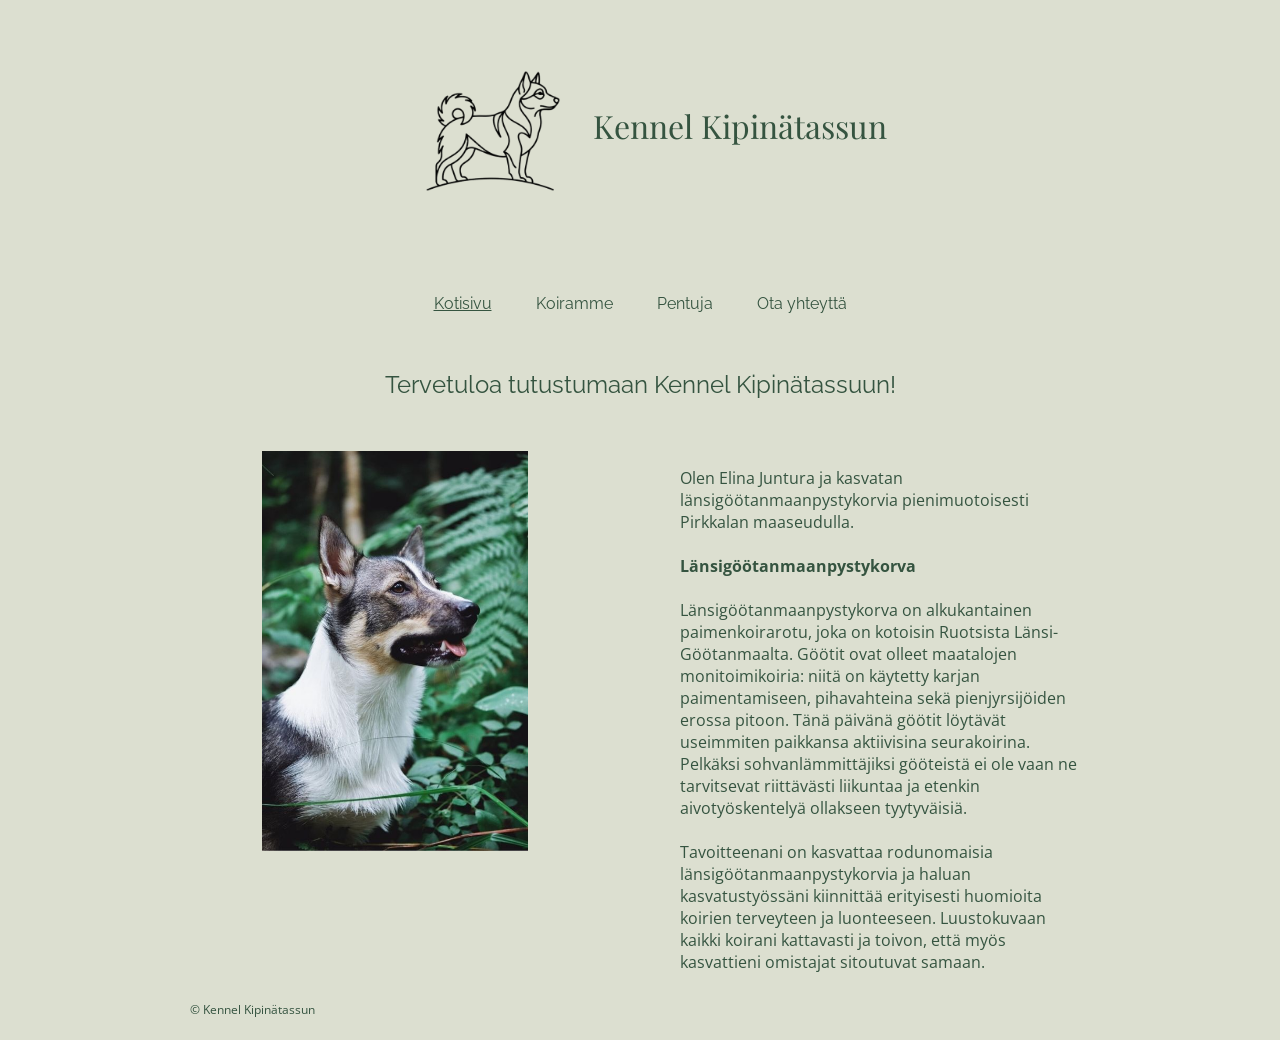
<file: index.html>
<!DOCTYPE html>
<html lang="fi">

<head>
  <title>Kennel Kipinätassun</title> 
  <meta name="viewport" content="width=device-width, initial-scale=1">  
  <meta charset="UTF-8">
  <meta name="author" content="Elina Juntura">
  <!-- lisää meta-elementtejä -->
  
<link rel="preconnect" href="https://fonts.googleapis.com">
<link rel="preconnect" href="https://fonts.gstatic.com" crossorigin>
<link href="https://fonts.googleapis.com/css2?family=Open+Sans:ital,wght@0,300..800;1,300..800&family=Playfair+Display:ital,wght@0,400..900;1,400..900&family=Raleway:ital,wght@0,100..900;1,100..900&display=swap" rel="stylesheet">

<link href="tyyli.css" rel="stylesheet" type="text/css" >
</head>

<body>

<header>
  
<h1><img src="kuvat/kklogo.png" alt="" id="logo" width="200px">Kennel Kipinätassun</h1>

<nav id="topnav">
<ul>
  <li><a href="index.html" class="active">Kotisivu</a></li> 
  <li><a href="koiramme.html">Koiramme</a></li> 
  <li><a href="pentuja.html">Pentuja</a></li>
  <li><a href="yhteystiedot.html">Ota yhteyttä</a></li>
</ul></nav>

</header>

<main>

<h2 style="text-align: center"; >Tervetuloa tutustumaan Kennel Kipinätassuun!</h2><br><br>
<div class="flex_container">

<div class="flex_item" class="keskita">

  <img src="kuvat/Ruuti.jpg" height="400 px" alt="Kuva Ruutista vihreällä taustalla" class="etusivukuva">

</div>

<div class="flex_item">


<p>Olen Elina Juntura ja kasvatan länsigöötanmaanpystykorvia pienimuotoisesti Pirkkalan maaseudulla.<br><br>
<b>Länsigöötanmaanpystykorva</b><br><br>
Länsigöötanmaanpystykorva on alkukantainen paimenkoirarotu, joka on kotoisin Ruotsista Länsi-Göötanmaalta. Göötit ovat olleet maatalojen monitoimikoiria: niitä on käytetty karjan paimentamiseen, pihavahteina sekä pienjyrsijöiden erossa pitoon. Tänä päivänä göötit löytävät useimmiten paikkansa aktiivisina seurakoirina. Pelkäksi sohvanlämmittäjiksi
gööteistä ei ole vaan ne tarvitsevat riittävästi liikuntaa ja etenkin aivotyöskentelyä ollakseen tyytyväisiä.<br><br>
Tavoitteenani on kasvattaa rodunomaisia länsigöötanmaanpystykorvia ja haluan kasvatustyössäni kiinnittää erityisesti huomioita koirien terveyteen ja luonteeseen. Luustokuvaan kaikki koirani kattavasti ja toivon, että myös kasvattieni omistajat sitoutuvat samaan.</p>

</div>

</div>


</main>

  <footer>
    <p><span>© Kennel Kipinätassun</span></p>
  </footer>

</body>

</html>
</file>
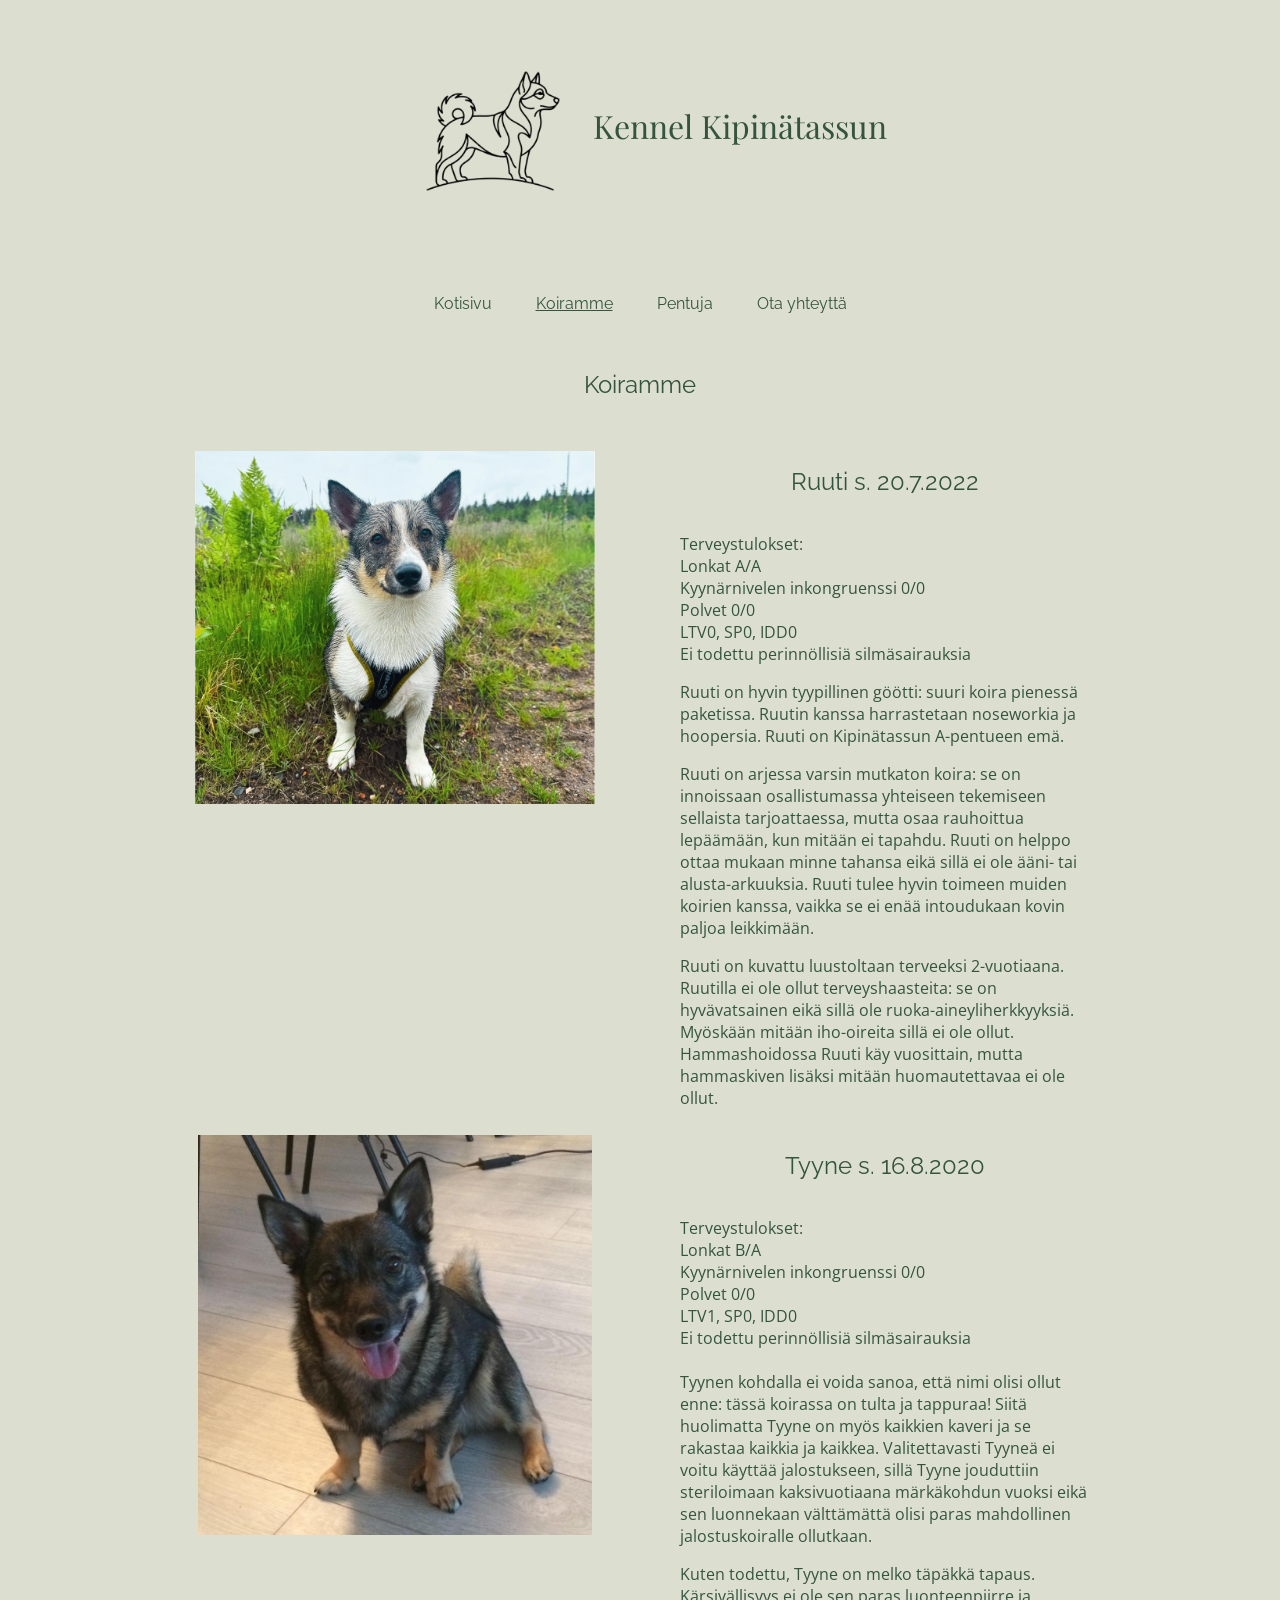
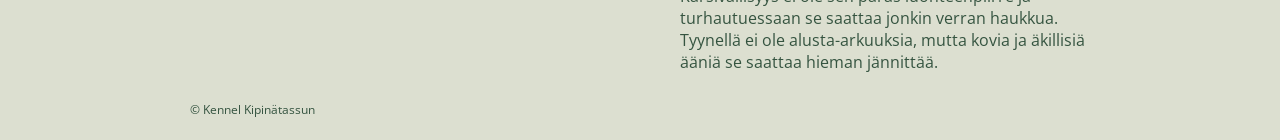
<file: koiramme.html>
<!DOCTYPE html>
<html lang="fi">

<head>
  <title>Kennel Kipinätassun | Koiramme</title>
  <meta name="viewport" content="width=device-width, initial-scale=1">
  <meta charset="UTF-8">
  <meta name="author" content="Elina Juntura">
  <!-- lisää meta-elementtejä -->

  <link rel="preconnect" href="https://fonts.googleapis.com">
<link rel="preconnect" href="https://fonts.gstatic.com" crossorigin>
<link href="https://fonts.googleapis.com/css2?family=Open+Sans:ital,wght@0,300..800;1,300..800&family=Playfair+Display:ital,wght@0,400..900;1,400..900&family=Raleway:ital,wght@0,100..900;1,100..900&display=swap" rel="stylesheet">

  <link href="tyyli.css" rel="stylesheet" type="text/css">
</head>

<body>

  <header>
    <h1><img src="kuvat/kklogo.png" alt="" id="logo" width="200px">Kennel Kipinätassun</h1>
    <nav id="topnav">
 <nav id="topnav">
<ul>
  <li> <a href="index.html">Kotisivu</a> </li> 

  <li><a href="koiramme.html" class="active">Koiramme</a></li> 
  <li><a href="pentuja.html">Pentuja</a></li>
  <li><a href="yhteystiedot.html">Ota yhteyttä</a></li>
</ul></nav>
  </header>

  <main>
    <h2 style="text-align: center">Koiramme</h2><br><br>

<div class="flex_container koirat">

<div>

  <img src="kuvat/Ruuti2.jpg" alt="Kesäinen kuva koirasta" class="koirakuva">


  </div>

<div>
<h2 style="text-align: center">Ruuti s. 20.7.2022<br><br></h2>
<p>Terveystulokset: <br>
  Lonkat A/A<br>
  Kyynärnivelen inkongruenssi 0/0<br>
  Polvet 0/0<br>
  LTV0, SP0, IDD0<br>
  Ei todettu perinnöllisiä silmäsairauksia</p>
  <p>Ruuti on hyvin tyypillinen göötti: suuri koira pienessä paketissa. Ruutin kanssa harrastetaan noseworkia ja hoopersia. Ruuti on Kipinätassun A-pentueen emä.</p>
  <p>Ruuti on arjessa varsin mutkaton koira: se on innoissaan osallistumassa yhteiseen tekemiseen sellaista tarjoattaessa, mutta osaa rauhoittua lepäämään, kun mitään ei tapahdu. Ruuti on helppo ottaa mukaan minne tahansa eikä sillä ei ole ääni- tai alusta-arkuuksia. Ruuti tulee hyvin toimeen muiden koirien kanssa, vaikka se ei enää intoudukaan kovin paljoa leikkimään.</p>
  <p>Ruuti on kuvattu luustoltaan terveeksi 2-vuotiaana. Ruutilla ei ole ollut terveyshaasteita: se on hyvävatsainen eikä sillä ole ruoka-aineyliherkkyyksiä. Myöskään mitään iho-oireita sillä ei ole ollut. Hammashoidossa Ruuti käy vuosittain, mutta hammaskiven lisäksi mitään huomautettavaa ei ole ollut.</p>
</p>
 

</div>

<div>
  <img src="kuvat/Tyyne.jpg" alt="istuva koira" class="koirakuva">

</div>
<div>
  <h2 style="text-align: center">Tyyne s. 16.8.2020<br><br></h2>
  <p>Terveystulokset: <br>
  Lonkat B/A <br>
Kyynärnivelen inkongruenssi 0/0 <br>
Polvet 0/0<br>
LTV1, SP0, IDD0<br>
Ei todettu perinnöllisiä silmäsairauksia<br><br>
Tyynen kohdalla ei voida sanoa, että nimi olisi ollut enne: tässä koirassa on tulta ja tappuraa! Siitä huolimatta Tyyne on myös kaikkien kaveri ja se rakastaa kaikkia ja kaikkea. Valitettavasti Tyyneä ei voitu käyttää jalostukseen, sillä Tyyne jouduttiin steriloimaan kaksivuotiaana märkäkohdun vuoksi eikä sen luonnekaan välttämättä olisi paras mahdollinen jalostuskoiralle ollutkaan.</p>
<p>Kuten todettu, Tyyne on melko täpäkkä tapaus. Kärsivällisyys ei ole sen paras luonteenpiirre ja turhautuessaan se saattaa jonkin verran haukkua. Tyynellä ei ole alusta-arkuuksia, mutta kovia ja äkillisiä ääniä se saattaa hieman jännittää.</p>
</div>

</div>

  </main>

  <footer>
    <p><span>© Kennel Kipinätassun</span>
  </footer>

</body>

</html>
</file>
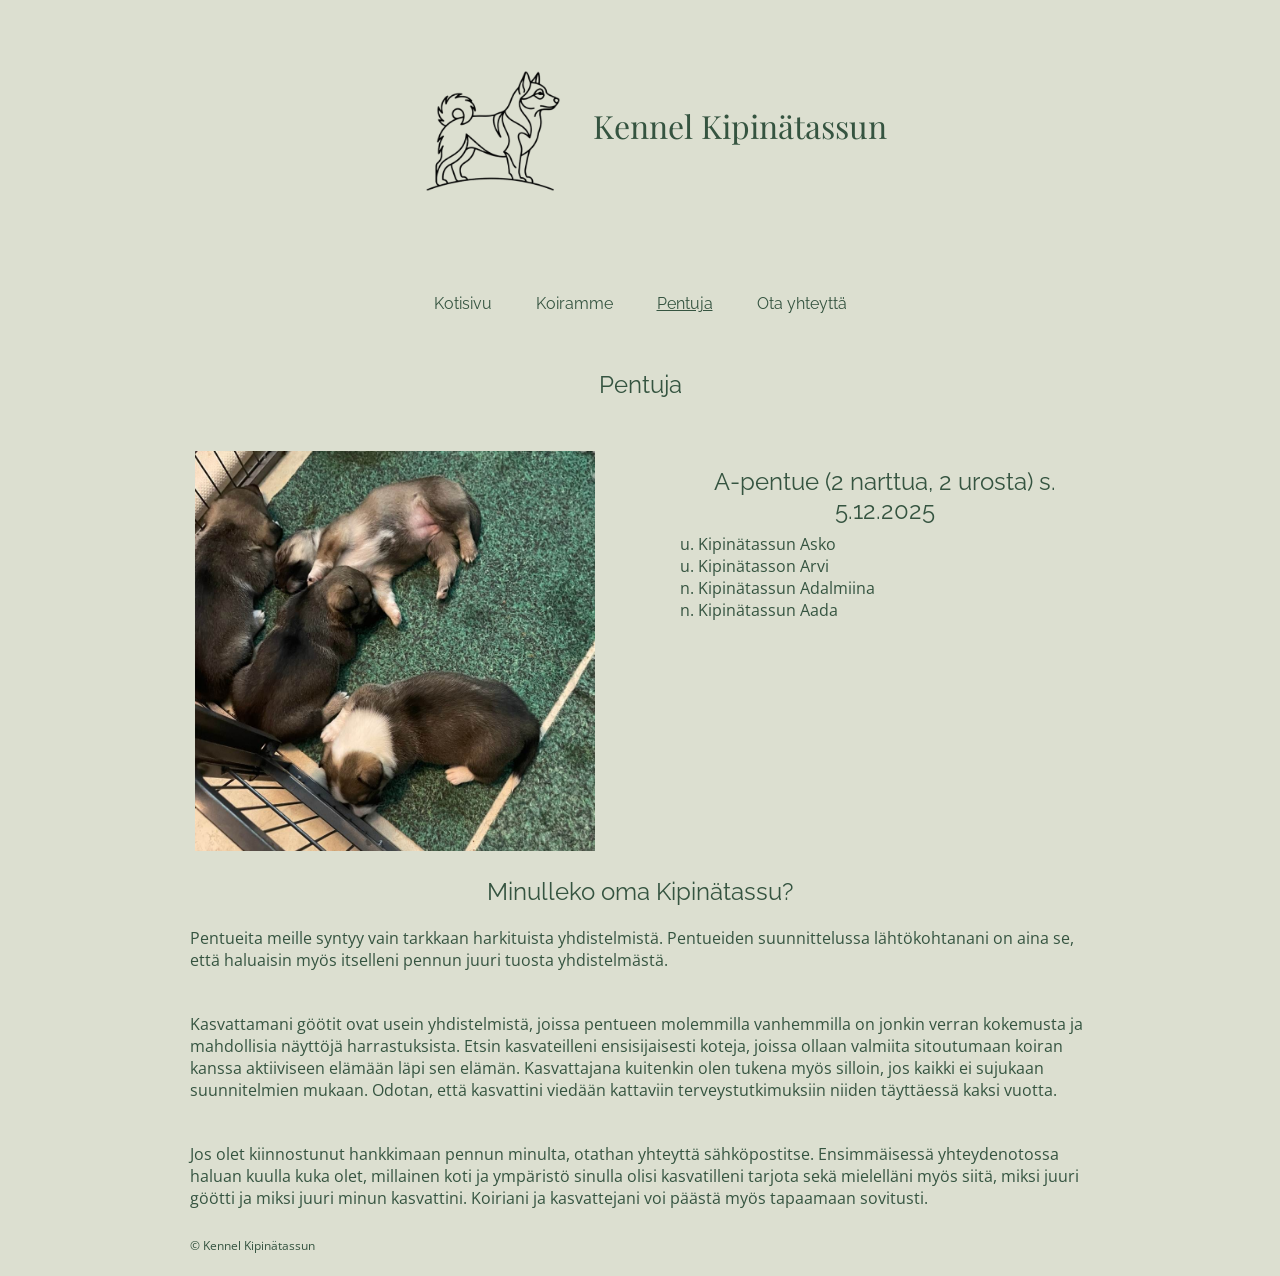
<file: pentuja.html>
<!DOCTYPE html>
<html lang="fi">

<head>
  <title>Kennel Kipinätassun | Pentuja</title>
  <meta name="viewport" content="width=device-width, initial-scale=1">
  <meta charset="UTF-8">
  <meta name="author" content="Elina Juntura">
  <!-- lisää meta-elementtejä -->

<link rel="preconnect" href="https://fonts.googleapis.com">
<link rel="preconnect" href="https://fonts.gstatic.com" crossorigin>
<link href="https://fonts.googleapis.com/css2?family=Open+Sans:ital,wght@0,300..800;1,300..800&family=Playfair+Display:ital,wght@0,400..900;1,400..900&family=Raleway:ital,wght@0,100..900;1,100..900&display=swap" rel="stylesheet">
  <link href="tyyli.css" rel="stylesheet" type="text/css">
</head>

<body>

  <header>
    <h1><img src="kuvat/kklogo.png" alt="" id="logo" width="200px">Kennel Kipinätassun</h1>
  <nav id="topnav">
<ul>
  <li><a href="index.html">Kotisivu</a></li> 
  <li><a href="koiramme.html">Koiramme</a></li> 
  <li><a href="pentuja.html" class="active">Pentuja</a></li>
  <li><a href="yhteystiedot.html">Ota yhteyttä</a></li>
</ul></nav>
  </header>

  <main>
    <h2 style="text-align: center;"> Pentuja</h2><br><br>

<div class="flex_container koirat">

<div class="flex_item" class="keskita">

  <img src="kuvat/Pennut.jpg" height="400 px" alt="Makaavia pentuja" class="koirakuva">

  </div>

  <div class="flex_item koirat">

<h2 style="text-align: center">A-pentue (2 narttua, 2 urosta) s. 5.12.2025</h2>
<p>u. Kipinätassun Asko <br>
u. Kipinätasson Arvi <br>
n. Kipinätassun Adalmiina<br>
n. Kipinätassun Aada</p>

</div>

  
      <h2 style="text-align: center">Minulleko oma Kipinätassu?</h2>
      <p>Pentueita meille syntyy vain tarkkaan harkituista yhdistelmistä. Pentueiden suunnittelussa lähtökohtanani on aina se, että haluaisin myös itselleni pennun juuri tuosta yhdistelmästä.</p>
        <p>Kasvattamani göötit ovat usein yhdistelmistä, joissa pentueen molemmilla vanhemmilla on jonkin verran kokemusta ja mahdollisia näyttöjä harrastuksista. Etsin kasvateilleni ensisijaisesti koteja, joissa ollaan valmiita sitoutumaan koiran kanssa aktiiviseen elämään läpi sen elämän. Kasvattajana kuitenkin olen tukena myös silloin, jos kaikki ei sujukaan suunnitelmien mukaan. Odotan, että kasvattini viedään kattaviin terveystutkimuksiin niiden täyttäessä kaksi vuotta.</p><p>Jos olet kiinnostunut hankkimaan pennun minulta, otathan yhteyttä sähköpostitse. Ensimmäisessä yhteydenotossa haluan kuulla kuka olet, millainen koti ja ympäristö sinulla olisi kasvatilleni tarjota sekä mielelläni myös siitä, miksi juuri göötti ja miksi juuri minun kasvattini. Koiriani ja kasvattejani voi päästä myös tapaamaan sovitusti.</p>
   
  
  </main>

 <footer>
    <p><span>© Kennel Kipinätassun</span>
  </footer>
</body>

</html>
</file>
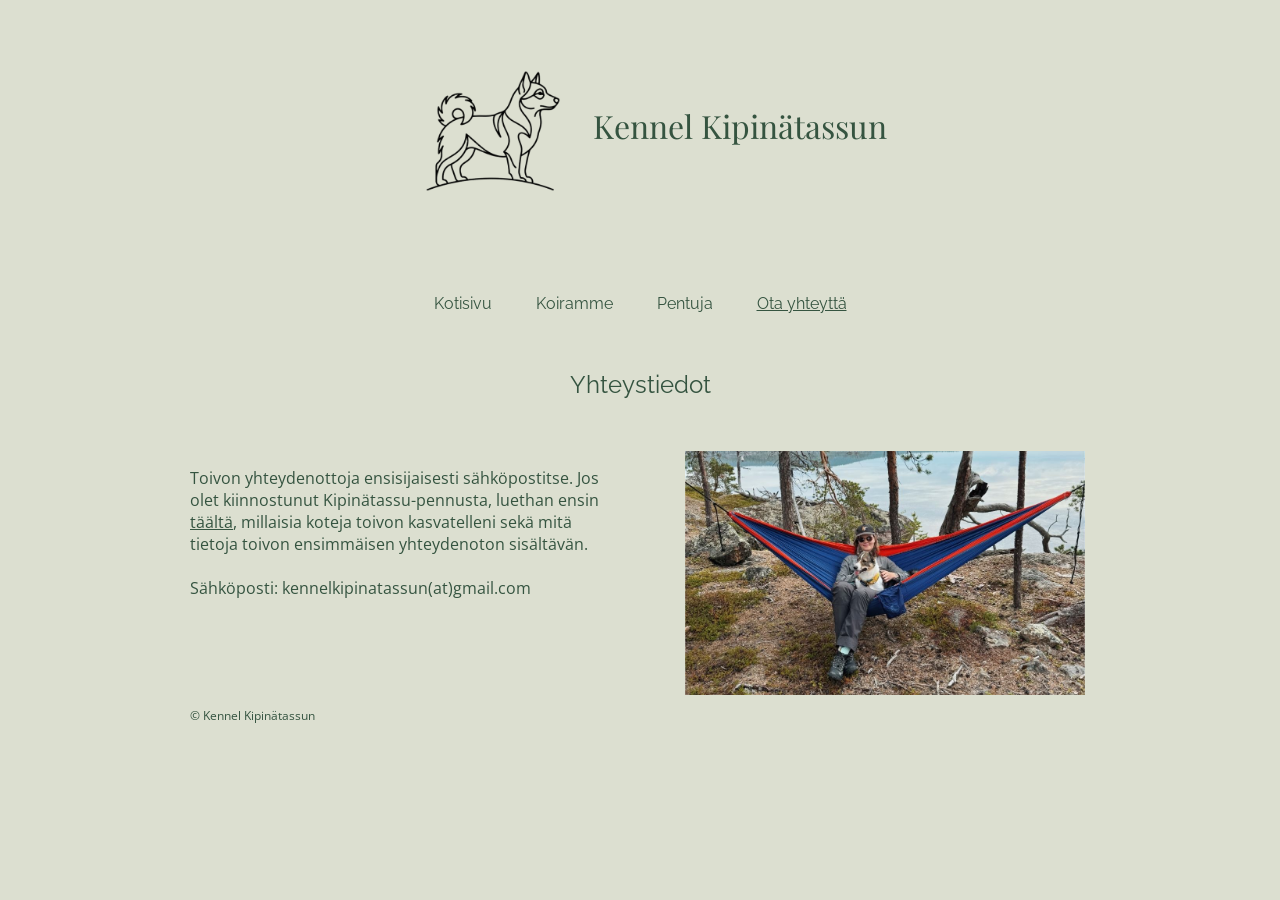
<file: yhteystiedot.html>
<!DOCTYPE html>
<html lang="fi">

<head>
  <title>Kennel Kipinätassun | Ota yhteyttä</title>
  <meta name="viewport" content="width=device-width, initial-scale=1">
  <meta charset="UTF-8">
  <meta name="author" content="Elina Juntura">
  <!-- lisää meta-elementtejä -->

<link rel="preconnect" href="https://fonts.googleapis.com">
<link rel="preconnect" href="https://fonts.gstatic.com" crossorigin>
<link href="https://fonts.googleapis.com/css2?family=Open+Sans:ital,wght@0,300..800;1,300..800&family=Playfair+Display:ital,wght@0,400..900;1,400..900&family=Raleway:ital,wght@0,100..900;1,100..900&display=swap" rel="stylesheet">

  <link href="tyyli.css" rel="stylesheet" type="text/css">
</head>

<body>

  <header>
    <h1><img src="kuvat/kklogo.png" alt="" id="logo" width="200px">Kennel Kipinätassun</h1>
<nav id="topnav">
<ul>
  <li><a href="index.html">Kotisivu</a></li> 
  <li><a href="koiramme.html">Koiramme</a></li> 
  <li><a href="pentuja.html">Pentuja</a></li>
  <li><a href="yhteystiedot.html" class="active">Ota yhteyttä</a></li>
</ul></nav>
  </header>

  <main>
  <h2 style="text-align: center">Yhteystiedot</h2><br><br>  

<div class="flex_container"> 

<div class="flex_item">


<p>Toivon yhteydenottoja ensisijaisesti sähköpostitse. Jos olet kiinnostunut Kipinätassu-pennusta, luethan ensin <a href="pentuja.html">täältä</a>, millaisia koteja toivon kasvatelleni sekä mitä tietoja toivon ensimmäisen yhteydenoton sisältävän.<br><br>
Sähköposti: kennelkipinatassun(at)gmail.com</a></p>
</div>

<div class="flex_item">


<img src="kuvat/Elinajaruuti.jpg" alt="Nainen riippumatossa koira sylissään" class="koirakuva">

</div>

</div>

  </main>

   <footer>
    <p><span>© Kennel Kipinätassun</span>
  </footer>

</body>

</html>
</file>
<file: tyyli.css>
/* kaikille yhteiset tyylit*/

:root {
     --primary-color:#355440;
     --text-color: #355440;
     --background-color:#DCDFD0;
}

body {color:var(--text-color);
     background-color:var(--background-color);
     font-family: "Open Sans", sans-serif;}

h1 {
  font-family: "Playfair Display", serif;
  font-optical-sizing: auto;
  font-weight: normal;
  font-style: normal;
 color:var(--primary-color)}

h2 {
  font-family: "Raleway", sans-serif;
  font-optical-sizing: auto;
  font-weight: normal;
  font-style: normal;
 text-align: center;
  margin-top: 1rem;
  margin-bottom: 0.5rem;
}

h2 + p {
  margin-top: 0.2rem;
}

p {
     text-align: left
}

header {display: flex;
     flex-direction: column;
     align-items: center;
     text-align: center;
     gap: 25px;
}

footer {text-align: center;
font-size: 12px}

.korostus {color:var(--primary-color)}

#open span {
  width: 8em;
  display: inline-block;

}
#open li {list-style: none;}

/* linkit*/
p a {
  color: #355440;
  text-decoration: underline;
}

p a:hover {
  color: #3d4e60;
}

/* navigointi*/
#topnav ul {font-family: "Raleway", sans-serif;
     padding-left: 0px;
    & li {display: inline-block;
margin: 0 20px;
margin-bottom: 25px}
    & a {color:var(--primary-color);
          text-decoration: none;}
    & a.active {text-decoration-line: underline;}
    & a:hover {color: #3d4e60}
    }

/* kuvat */
#logo {vertical-align: middle;}

.koirakuva {       
     max-height: 400px;
            max-width: 400px;
           display: block;
           margin:auto;
}
           
.etusivukuva {
     max-width: 600px;
     display: block;
     margin: auto;
}

/* mobiili */

@media only screen and (max-width:430px) {
#topnav ul li {
        text-align: center;}

#topnav a {font-size: 1.5em;}
header {display: flex;
        flex-direction: column-reverse;
     font-size: 10px;}

}

/* keskikokoiset näytöt */
@media only screen and (min-width:431px){
.flex_container {
     display: flex;
     row-gap: 10px;
     column-gap:80px;
}

.koirat {
     flex-wrap: wrap;
     justify-content: center;
     }
}

.koirat div {flex: 300px;}
              
.flex_item {flex:1;
         }
     

/*isot näytöt*/
@media only screen and (min-width:1200px)
{
     body {width: 900px;
     margin:auto;
     border:#DCDFD0 1px;
     padding: 10px;}

}
</file>
